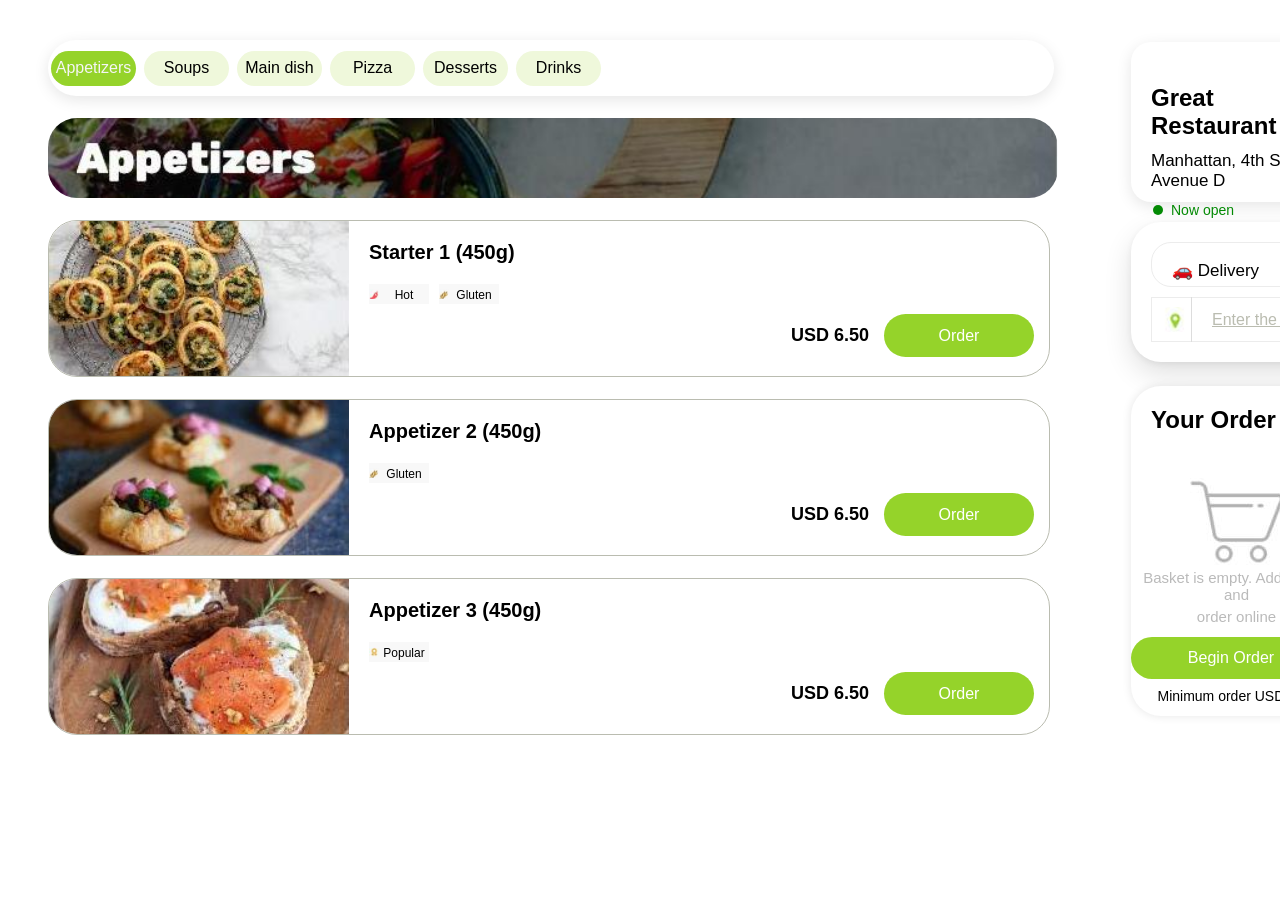
<file: index.html>
<html lang="en">

<head>
    <meta charset="UTF-8">
    <meta name="viewport" content="width=device-width" initial-scale="1.0">
    <link rel="stylesheet" href="styles.css">
    <link rel="stylesheet" href="https://cdn.jsdelivr.net/npm/bootstrap-icons@1.13.1/font/bootstrap-icons.min.css">

</head>

<body>
    <div class="outer">
        <div class="left">
            <div class="foodlist">
                <a href="#appetizers" id="appetizers" class="menu-item">Appetizers</a>
                <a href="#soups" id="soups" class="menu-item">Soups</a>
                <a href="#maindish" id="maindish" class="menu-item">Main dish</a>
                <a href="#pizza" id="pizza" class="menu-item">Pizza</a>
                <a href="#desserts" id="desserts" class="menu-item">Desserts</a>
                <a href="#drinks" id="drinks" class="menu-item">Drinks</a>
            </div>

            <div class="banner"></div>

            <div class="card">
                <img src="images/appetizer_01.jpg" alt="Starter 1">
                <div class="card-text">
                    <p class="heading">Starter 1 (450g)</p>
                    <div class="icons">
                        <div class="tag">
                            <img src="extracted/hot_icon.png" alt="Hot">
                            <p>Hot</p>
                        </div>
                        <div class="tag">
                            <img src="extracted/gluten_icon.png" alt="Gluten">
                            <p>Gluten</p>
                        </div>
                    </div>
                    <div class="final">
                        <p class="dollar">USD 6.50</p>
                        <p class="order">Order</p>
                    </div>
                </div>
            </div>
            <div class="card">
                <img src="images/appetizer_02.jpg" alt="Appetizer 2">
                <div class="card-text">
                    <p class="heading">Appetizer 2 (450g)</p>
                    <div class="icons">
                        <div class="tag">
                            <img src="extracted/gluten_icon.png" alt="Gluten">
                            <p>Gluten</p>
                        </div>
                    </div>
                    <div class="final">
                        <p class="dollar">USD 6.50</p>
                        <p class="order">Order</p>
                    </div>
                </div>
            </div>
            <div class="card">
                <img src="images/appetizer_03.jpg" alt="Appetizer 3">
                <div class="card-text">
                    <p class="heading">Appetizer 3 (450g)</p>
                    <div class="icons">
                        <div class="tag">
                            <img src="extracted/popular_icon.png" alt="Popular">
                            <p>Popular</p>
                        </div>
                    </div>
                    <div class="final">
                        <p class="dollar">USD 6.50</p>
                        <p class="order">Order</p>
                    </div>
                </div>
            </div>
        </div>

        <div class="right">
            <div class="account">
                <div class="account-label">
                    <div class="logo">
                        <p
                            style="font-family: 'Gill Sans', 'Gill Sans MT', Calibri, 'Trebuchet MS', sans-serif; font-size: 14px; padding-right:3px;">
                            Account</p>
                        <img src="extracted/account_chevron.png" alt="Account">
                    </div>
                </div>
                <p
                    style="font-family: 'Gill Sans', 'Gill Sans MT', Calibri, 'Trebuchet MS', sans-serif; font-weight: 900; font-size: 24px;margin:22px 0 3px 0;">
                    Great Restaurant</p>
                <p
                    style="font-family: 'Gill Sans', 'Gill Sans MT', Calibri, 'Trebuchet MS', sans-serif; font-size: 17px;margin:11px 0 3px 0;">
                    Manhattan, 4th Street Avenue D</p>
                <div class="now-open">
                    <span class="dot"> </span>
                    <span>Now open</span>
                </div>
            </div>

            <div class="delivery">
                <details class="delivery-option">
                    <summary>
                        <span>🚗 Delivery</span>
                        <img src="extracted/category_chevron.png" alt="Categories">
                    </summary>
                    <ul class="delivery-list">
                        <li>Chennai</li>
                        <li>Madurai</li>
                        <li>Coimbatore</li>
                    </ul>
                </details>
                <div class="input-wrapper">
                    <img src="extracted/location_pin.png" alt="Location">
                    <span class="divider"></span>
                    <input type="text" id="location" name="location" class="delivery-input"
                        placeholder="Enter the delivery address">
                </div>

            </div>

            <div class="cart">
                <p
                    style="font-family: 'Gill Sans', 'Gill Sans MT', Calibri, 'Trebuchet MS', sans-serif; font-weight: 900; font-size: 24px; padding:20px;">
                    Your Order</p>
                <div class="space-cart">
                    <img src="extracted/order_cart.png" alt="Add to the cart">
                    <div>
                        <p style="color:#bababa; text-align: center; font-size: 15px; margin:1px 0;">Basket is empty.
                            Add dishes and</p>
                        <p style="color:#bababa; text-align: center; font-size: 15px; margin:5px 0 10px 0;"> order online</p>
                    </div>
                    <p class="order-cart">Begin Order

                        <span class="bi bi-chevron-right" style="color:white; font-size:15px; margin-left:5px;">
                        </span>

                    </p>
                    <p
                        style="font-family: 'Gill Sans', 'Gill Sans MT', Calibri, 'Trebuchet MS', sans-serif; font-size: 14px; text-align: center; padding-bottom:25px; margin-top:7px">
                        Minimum order USD 0.00</p>
                </div>
            </div>

        </div>
    </div>
    </div>
</body>

</html>
</file>
<file: styles.css>
.outer{
    margin:40px;
    display:flex;
    justify-content: space-between;
}

.foodlist{
    width:1000px;
    height:50px;
    border-radius:999px;
    display:flex;
    align-items: center;
    background-color: #ffffff;
    gap:8px;
    padding:3px;
    box-shadow: 0 4px 15px rgba(0, 0, 0, 0.1);
    font-family:'Gill Sans', 'Gill Sans MT', Calibri, 'Trebuchet MS', sans-serif;
}

.menu-item{
    width: 7.5%;
    background-color: #eff8db;
    color: black;
    border-radius: 999px;
    padding: 5px;
    text-align: center;
    text-decoration: none;
    height:25px;
    display: flex;
    align-items: center;
    justify-content: center;

}
.foodlist:not(:has(.menu-item:target)) #appetizers{
    background-color: #95d32a;
    color: whitesmoke;
}

.menu-item:hover{
    background-color: #95d32a;
    color: white;
}

.menu-item:target{
    background-color: #95d32a;
    color: whitesmoke;
}

.banner{
    background-image: url("images/restaurant_banner.jpg");
    width:1010px;
    height:80px;
    background-size: cover;
    background-position:center;
    margin-top:22px;
    border-radius: 29px;
    display:flex;
    align-items: center;
}

.card{
    display:flex;
    gap:20px;
    margin-top: 22px;
    border-radius: 29px;
    width:1000px;
    border:1.5px solid #babcb0;
    position:relative;
    overflow:hidden;
}

.card img{
    width: 300px;
    height:155px;
    object-fit:cover;  
}

.heading{
    font-weight:900;
    font-family: 'Gill Sans', 'Gill Sans MT', Calibri, 'Trebuchet MS', sans-serif;
    font-size: 20px;
}

.icons{
    display:flex;
    gap:10px;
    font-size: 12px;
    font-family: 'Gill Sans', 'Gill Sans MT', Calibri, 'Trebuchet MS', sans-serif;
}

.tag{
    background-color: #f8f8f8;
    display: flex;
    align-items: center;
}

.tag img{
    width: 10px;
    height: 10px;
}

.tag p{
    width: 50px;
    height:20px;
    padding:4px;
    margin :0;
    box-sizing: border-box;
    text-align: center;
}

.final{
    display:flex;
    justify-content: flex-end;
    gap:15px;
    align-items: center;
    position:absolute;
    bottom:3px;
    right:5px;
}

.dollar{
    font-family: 'Gill Sans', 'Gill Sans MT', Calibri, 'Trebuchet MS', sans-serif;
    font-weight: bold;
    font-size: 18px;
}

.order{
    width:140px;
    height:33px;
    background-color:#95d32a;
    padding:5px;
    font-size:16px;
    color:#ffffff;
    border-radius: 999px;
    display: flex;
    justify-content: center;
    align-items: center;
    font-family: 'Gill Sans', 'Gill Sans MT', Calibri, 'Trebuchet MS', sans-serif;
    margin-right:10px;
    cursor: pointer;
}

.account {
  background-color: white;
  border-radius: 20px;
  box-shadow: 0 4px 15px rgba(0, 0, 0, 0.1);
  padding: 20px;  
  position: relative;
  background-color:#ffffff;
  margin-top:22px;
  margin-left:73px;
  width:62%;
  height:120px;
  position: relative;
  top: -20px;
}

.now-open{
    margin:0;
    padding-left:2px;
    color:#038a04;
    font-family: 'Gill Sans', 'Gill Sans MT', Calibri, 'Trebuchet MS', sans-serif;
    font-size:14px;
    display:flex;
    align-items: center;
    gap:8px;
    font-weight:400;
    padding-top:8px;
}

.dot{
    width: 10px;
    height: 10px;
    border-radius: 50%;
    background-color: #038a04;
    display: inline-block;
}

.account-label{
    position: absolute;
    top:2px;
    right:5px;
}

.logo{
    display: flex;
    align-items: center;
}

.logo img{
    width:10px;
    height:10px;
}

.delivery{
    box-shadow: 0 2px 6px rgba(0, 0, 0, 0.06), 0 12px 28px rgba(0, 0, 0, 0.12);
    width: 72%;
    background-color: #ffffff;
    margin-left: 73px;
    font-family: 'Gill Sans', 'Gill Sans MT', Calibri, 'Trebuchet MS', sans-serif;
    border-radius: 30px;
    display: flex;
    flex-direction: column;
    gap: 10px;
    padding: 20px;
    box-sizing: border-box;
}

.delivery-option{
    display: flex;
    flex-direction: column;
    height: 45px;
    border: 1px solid #ececec;
    border-radius: 20px;
    font-size: 17px;
    background-color: white;
    box-sizing: border-box;
    margin: 0;
}

.delivery-option[open]{
    height: auto;
    border-radius: 20px;
}

.delivery-option summary{
    display: flex;
    justify-content: space-between;
    align-items: center;
    list-style:none;
    height: 55px;
    padding: 0 20px;
    cursor: pointer;
    box-sizing: border-box;
}
.delivery-option summary::-webkit-details-marker{
    display:none;
}

.delivery-option img{
    width: 10px;
    height: 10px;
    transition: transform 0.2s ease;
}

.delivery-option[open] img{
    transform: rotate(180deg);
}

.delivery-list{
    list-style: none;
    margin: 0;
    padding: 0 20px 15px 20px;
}

.delivery-list li{
    padding: 8px 5px;
    cursor: pointer;
    font-size: 15px;
    color: #333;
    border-radius: 8px;
}

.delivery-list li:hover{
    background-color: #f5f5f5;
}
.input-wrapper{
    position: relative;
    display: flex;
    align-items: center;
    width: 100%;
}
.input-wrapper img{
    width: 25px;
    height:25px;
    position: absolute;
    left:10px;
}
.divider{
    position: absolute;
    left:40px;
    width: 1px;
    height: 45px;
    right:10px;
    background-color: #ddd;
}

.delivery-input{
    height: 45px;
    border: 1px solid #ececec;
    padding: 0 20px 0 60px;
    font-size: 17px;
    font-weight: 400;
    background-color: white;
    box-sizing: border-box;
    margin: 0;
    width: 100%;
}

.delivery-input::placeholder{
    color:#babcb0;
    font-weight: 400;
    text-decoration: underline;
    font-family: 'Gill Sans', 'Gill Sans MT', Calibri, 'Trebuchet MS', sans-serif;
    font-size: 16px;
}

.cart{
    box-shadow: 0px 0 10px rgba(0, 0, 0, 0.1);
    width: 72%;
    background-color: #ffffff;
    margin-left:73px;
    font-family: 'Gill Sans', 'Gill Sans MT', Calibri, 'Trebuchet MS', sans-serif;
    border-radius:30px;
    margin-top:22px;
    height:330px;
    box-sizing: border-box;
}
.space-cart{
    display:flex;
    flex-direction: column;
    align-items: center;
    gap:2px;
}

.order-cart{
    width:210px;
    background-color:#95d32a;
    padding:5px;
    font-size:16px;
    color:#ffffff;
    border-radius: 999px;
    text-align: center;
    font-family: 'Gill Sans', 'Gill Sans MT', Calibri, 'Trebuchet MS', sans-serif;
    display: flex;
    justify-content: center;
    align-items: center;
    margin: 0 auto;
    line-height: 2;
    cursor: pointer;
}

.cart img{
    margin-left:auto;
    margin-right:auto;
    display:block;
}
.arrow-link {
    color: white;
    font-size: 15px;
    text-decoration: none;
}
</file>
<file: task-1/styles.css>
.outer{
    margin:40px;
    display:flex;
    justify-content: space-between;
}

.foodlist{
    width:1000px;
    height:50px;
    border-radius:999px;
    display:flex;
    align-items: center;
    background-color: #ffffff;
    gap:8px;
    padding:3px;
    box-shadow: 0 4px 15px rgba(0, 0, 0, 0.1);
    font-family:'Gill Sans', 'Gill Sans MT', Calibri, 'Trebuchet MS', sans-serif;
}

.menu-item{
    width: 7.5%;
    background-color: #eff8db;
    color: black;
    border-radius: 999px;
    padding: 5px;
    text-align: center;
    text-decoration: none;
    height:25px;
    display: flex;
    align-items: center;
    justify-content: center;

}
.foodlist:not(:has(.menu-item:target)) #appetizers{
    background-color: #95d32a;
    color: whitesmoke;
}

.menu-item:hover{
    background-color: #95d32a;
    color: white;
}

.menu-item:target{
    background-color: #95d32a;
    color: whitesmoke;
}

.banner{
    background-image: url("images/restaurant_banner.jpg");
    width:1010px;
    height:80px;
    background-size: cover;
    background-position:center;
    margin-top:22px;
    border-radius: 29px;
    display:flex;
    align-items: center;
}

.card{
    display:flex;
    gap:20px;
    margin-top: 22px;
    border-radius: 29px;
    width:1000px;
    border:1.5px solid #babcb0;
    position:relative;
    overflow:hidden;
}

.card img{
    width: 300px;
    height:155px;
    object-fit:cover;  
}

.heading{
    font-weight:900;
    font-family: 'Gill Sans', 'Gill Sans MT', Calibri, 'Trebuchet MS', sans-serif;
    font-size: 20px;
}

.icons{
    display:flex;
    gap:10px;
    font-size: 12px;
    font-family: 'Gill Sans', 'Gill Sans MT', Calibri, 'Trebuchet MS', sans-serif;
}

.tag{
    background-color: #f8f8f8;
    display: flex;
    align-items: center;
}

.tag img{
    width: 10px;
    height: 10px;
}

.tag p{
    width: 50px;
    height:20px;
    padding:4px;
    margin :0;
    box-sizing: border-box;
    text-align: center;
}

.final{
    display:flex;
    justify-content: flex-end;
    gap:15px;
    align-items: center;
    position:absolute;
    bottom:3px;
    right:5px;
}

.dollar{
    font-family: 'Gill Sans', 'Gill Sans MT', Calibri, 'Trebuchet MS', sans-serif;
    font-weight: bold;
    font-size: 18px;
}

.order{
    width:140px;
    height:33px;
    background-color:#95d32a;
    padding:5px;
    font-size:16px;
    color:#ffffff;
    border-radius: 999px;
    display: flex;
    justify-content: center;
    align-items: center;
    font-family: 'Gill Sans', 'Gill Sans MT', Calibri, 'Trebuchet MS', sans-serif;
    margin-right:10px;
    cursor: pointer;
}

.account {
  background-color: white;
  border-radius: 20px;
  box-shadow: 0 4px 15px rgba(0, 0, 0, 0.1);
  padding: 20px;  
  position: relative;
  background-color:#ffffff;
  margin-top:22px;
  margin-left:73px;
  width:62%;
  height:120px;
  position: relative;
  top: -20px;
}

.now-open{
    margin:0;
    padding-left:2px;
    color:#038a04;
    font-family: 'Gill Sans', 'Gill Sans MT', Calibri, 'Trebuchet MS', sans-serif;
    font-size:14px;
    display:flex;
    align-items: center;
    gap:8px;
    font-weight:400;
    padding-top:8px;
}

.dot{
    width: 10px;
    height: 10px;
    border-radius: 50%;
    background-color: #038a04;
    display: inline-block;
}

.account-label{
    position: absolute;
    top:2px;
    right:5px;
}

.logo{
    display: flex;
    align-items: center;
}

.logo img{
    width:10px;
    height:10px;
}

.delivery{
    box-shadow: 0 2px 6px rgba(0, 0, 0, 0.06), 0 12px 28px rgba(0, 0, 0, 0.12);
    width: 72%;
    background-color: #ffffff;
    margin-left: 73px;
    font-family: 'Gill Sans', 'Gill Sans MT', Calibri, 'Trebuchet MS', sans-serif;
    border-radius: 30px;
    display: flex;
    flex-direction: column;
    gap: 10px;
    padding: 20px;
    box-sizing: border-box;
}

.delivery-option{
    display: flex;
    flex-direction: column;
    height: 45px;
    border: 1px solid #ececec;
    border-radius: 20px;
    font-size: 17px;
    background-color: white;
    box-sizing: border-box;
    margin: 0;
}

.delivery-option[open]{
    height: auto;
    border-radius: 20px;
}

.delivery-option summary{
    display: flex;
    justify-content: space-between;
    align-items: center;
    list-style:none;
    height: 55px;
    padding: 0 20px;
    cursor: pointer;
    box-sizing: border-box;
}
.delivery-option summary::-webkit-details-marker{
    display:none;
}

.delivery-option img{
    width: 10px;
    height: 10px;
    transition: transform 0.2s ease;
}

.delivery-option[open] img{
    transform: rotate(180deg);
}

.delivery-list{
    list-style: none;
    margin: 0;
    padding: 0 20px 15px 20px;
}

.delivery-list li{
    padding: 8px 5px;
    cursor: pointer;
    font-size: 15px;
    color: #333;
    border-radius: 8px;
}

.delivery-list li:hover{
    background-color: #f5f5f5;
}
.input-wrapper{
    position: relative;
    display: flex;
    align-items: center;
    width: 100%;
}
.input-wrapper img{
    width: 25px;
    height:25px;
    position: absolute;
    left:10px;
}
.divider{
    position: absolute;
    left:40px;
    width: 1px;
    height: 45px;
    right:10px;
    background-color: #ddd;
}

.delivery-input{
    height: 45px;
    border: 1px solid #ececec;
    padding: 0 20px 0 60px;
    font-size: 17px;
    font-weight: 400;
    background-color: white;
    box-sizing: border-box;
    margin: 0;
    width: 100%;
}

.delivery-input::placeholder{
    color:#babcb0;
    font-weight: 400;
    text-decoration: underline;
    font-family: 'Gill Sans', 'Gill Sans MT', Calibri, 'Trebuchet MS', sans-serif;
    font-size: 16px;
}

.cart{
    box-shadow: 0px 0 10px rgba(0, 0, 0, 0.1);
    width: 72%;
    background-color: #ffffff;
    margin-left:73px;
    font-family: 'Gill Sans', 'Gill Sans MT', Calibri, 'Trebuchet MS', sans-serif;
    border-radius:30px;
    margin-top:22px;
    height:330px;
    box-sizing: border-box;
}
.space-cart{
    display:flex;
    flex-direction: column;
    align-items: center;
    gap:2px;
}

.order-cart{
    width:210px;
    background-color:#95d32a;
    padding:5px;
    font-size:16px;
    color:#ffffff;
    border-radius: 999px;
    text-align: center;
    font-family: 'Gill Sans', 'Gill Sans MT', Calibri, 'Trebuchet MS', sans-serif;
    display: flex;
    justify-content: center;
    align-items: center;
    margin: 0 auto;
    line-height: 2;
    cursor: pointer;
}

.cart img{
    margin-left:auto;
    margin-right:auto;
    display:block;
}
.arrow-link {
    color: white;
    font-size: 15px;
    text-decoration: none;
}
</file>
